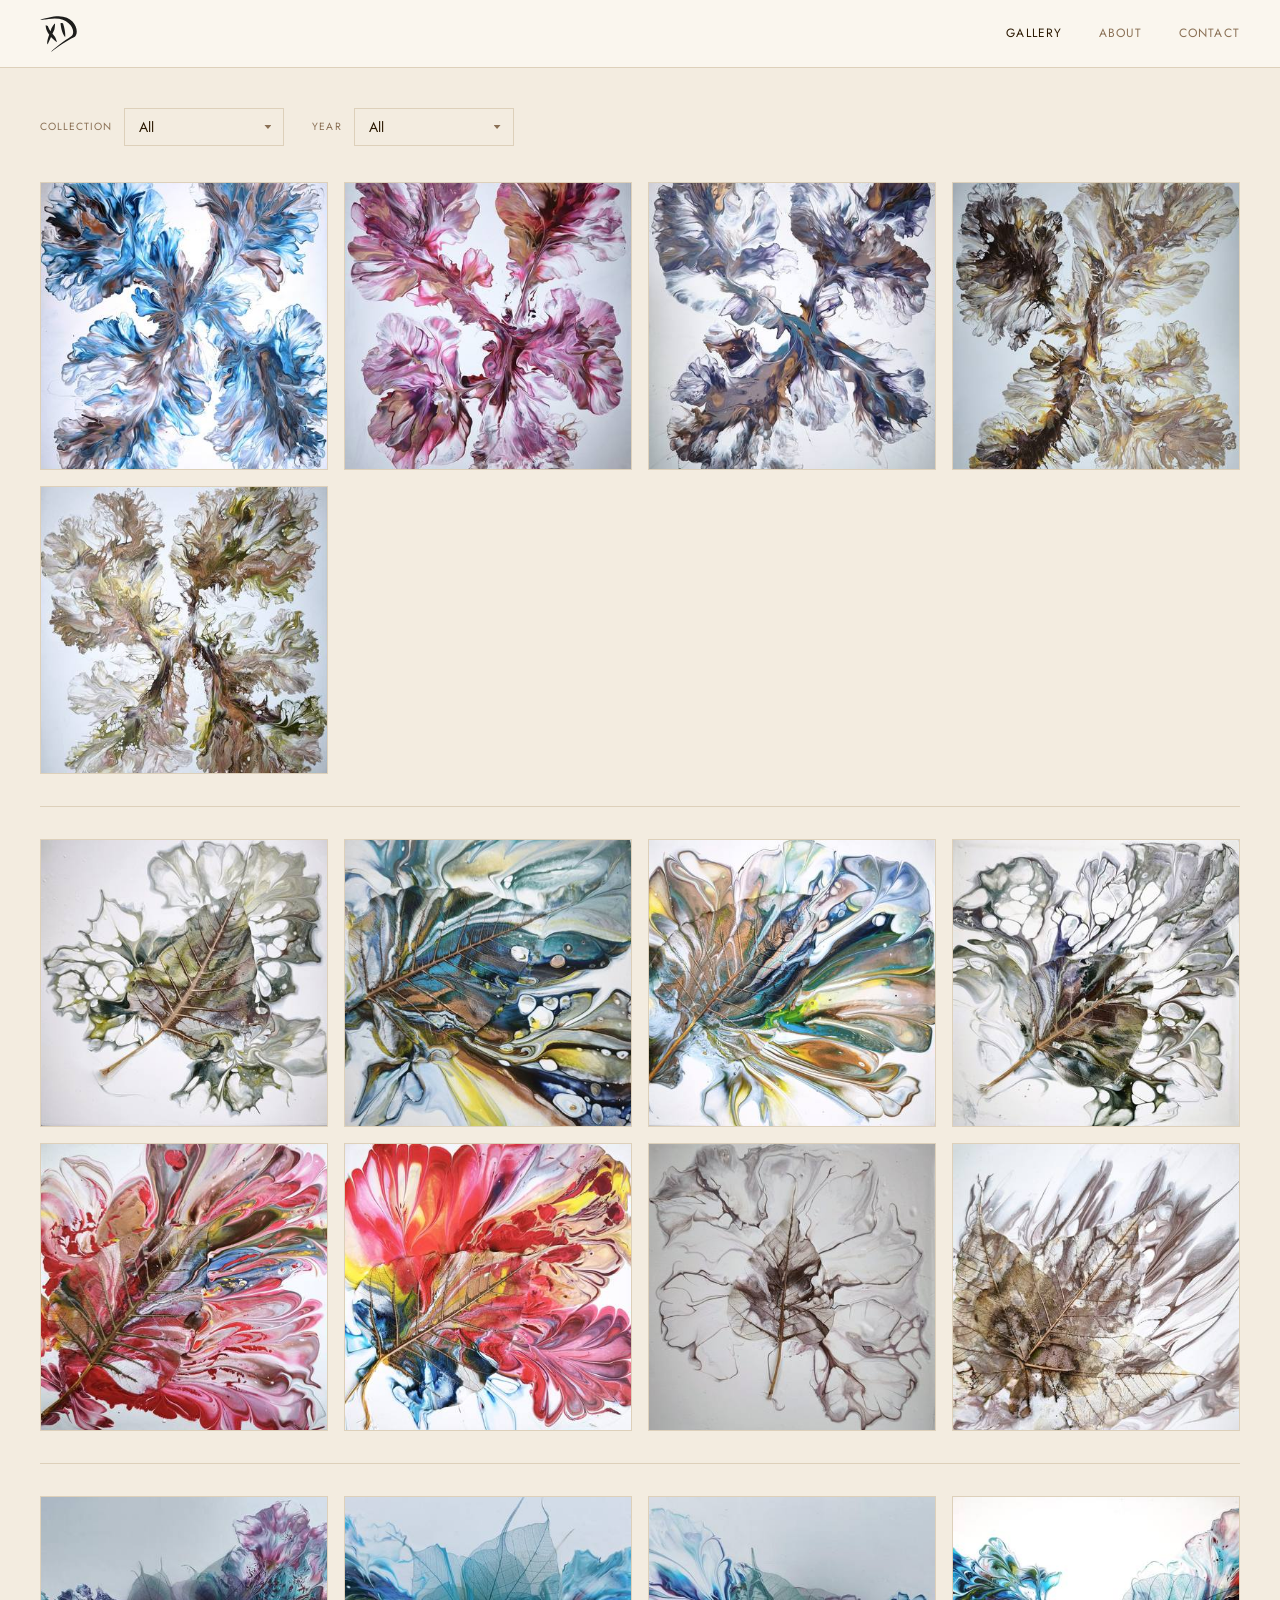
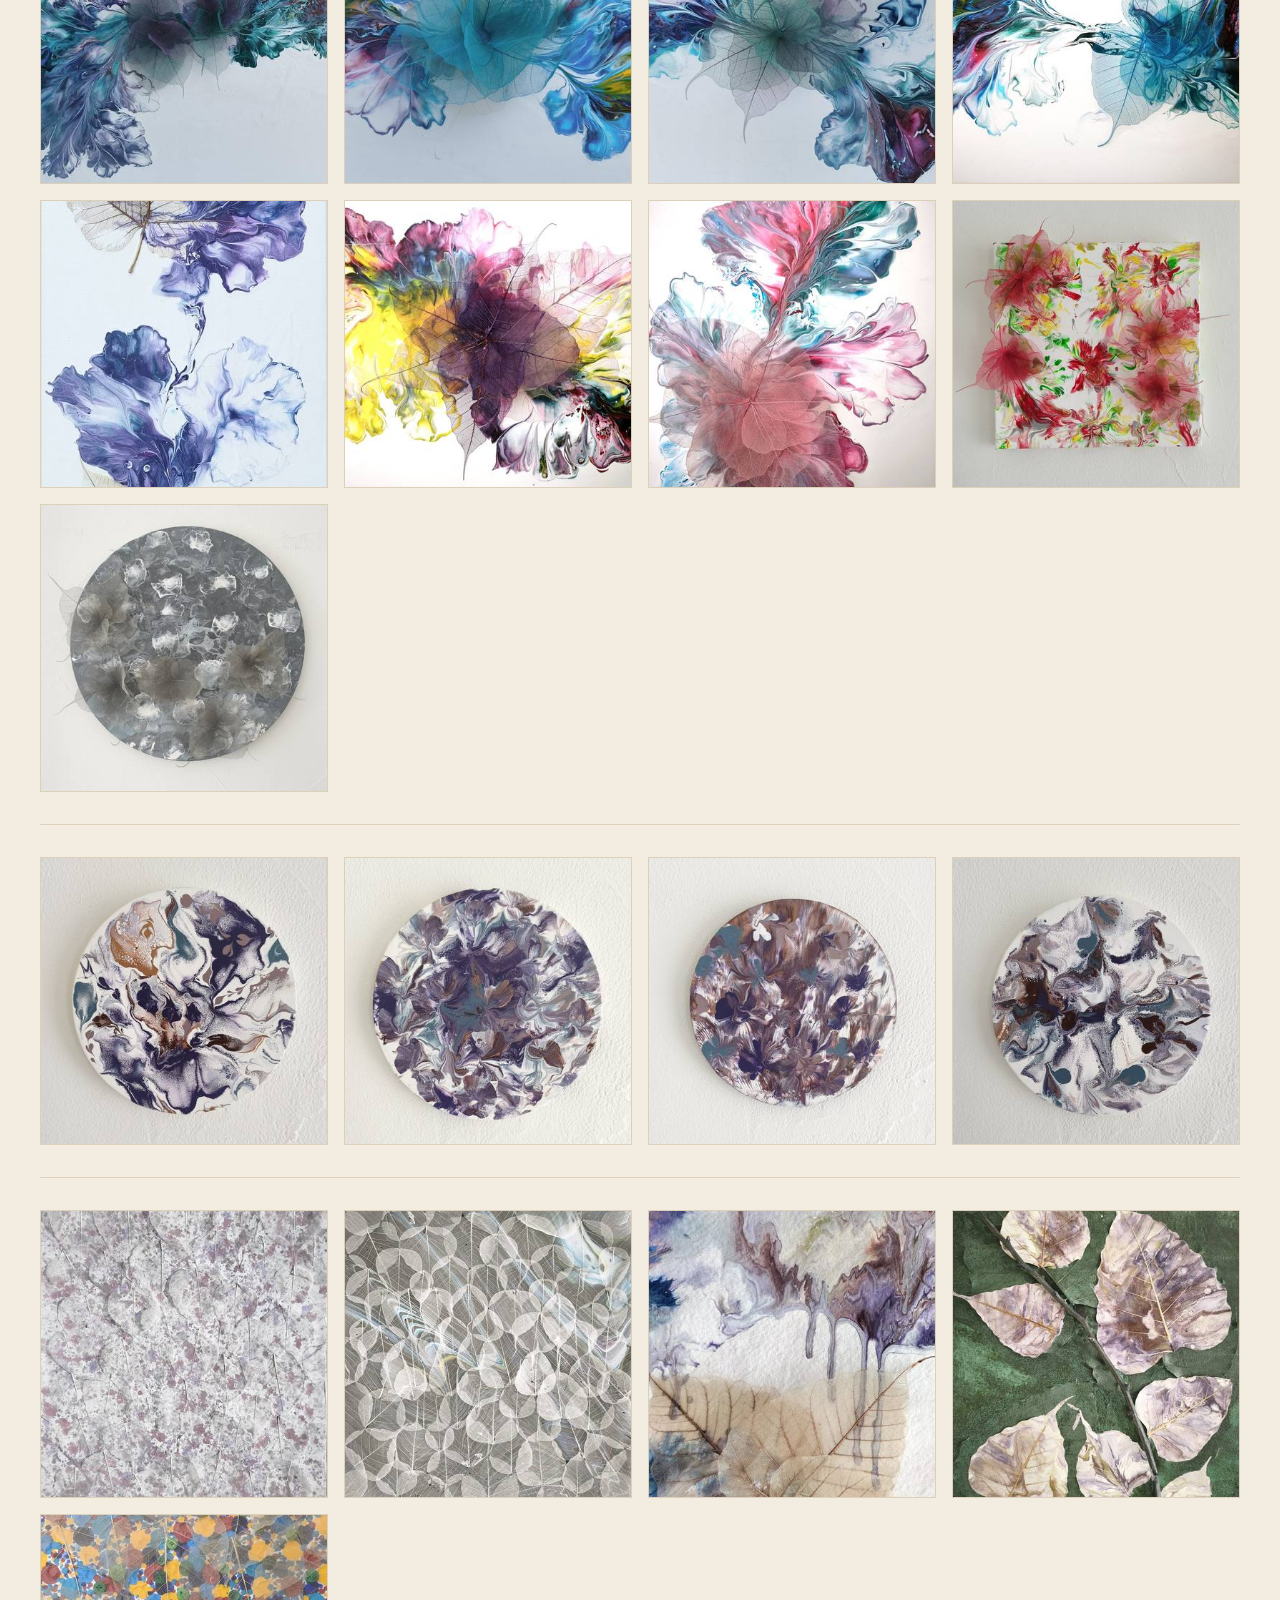
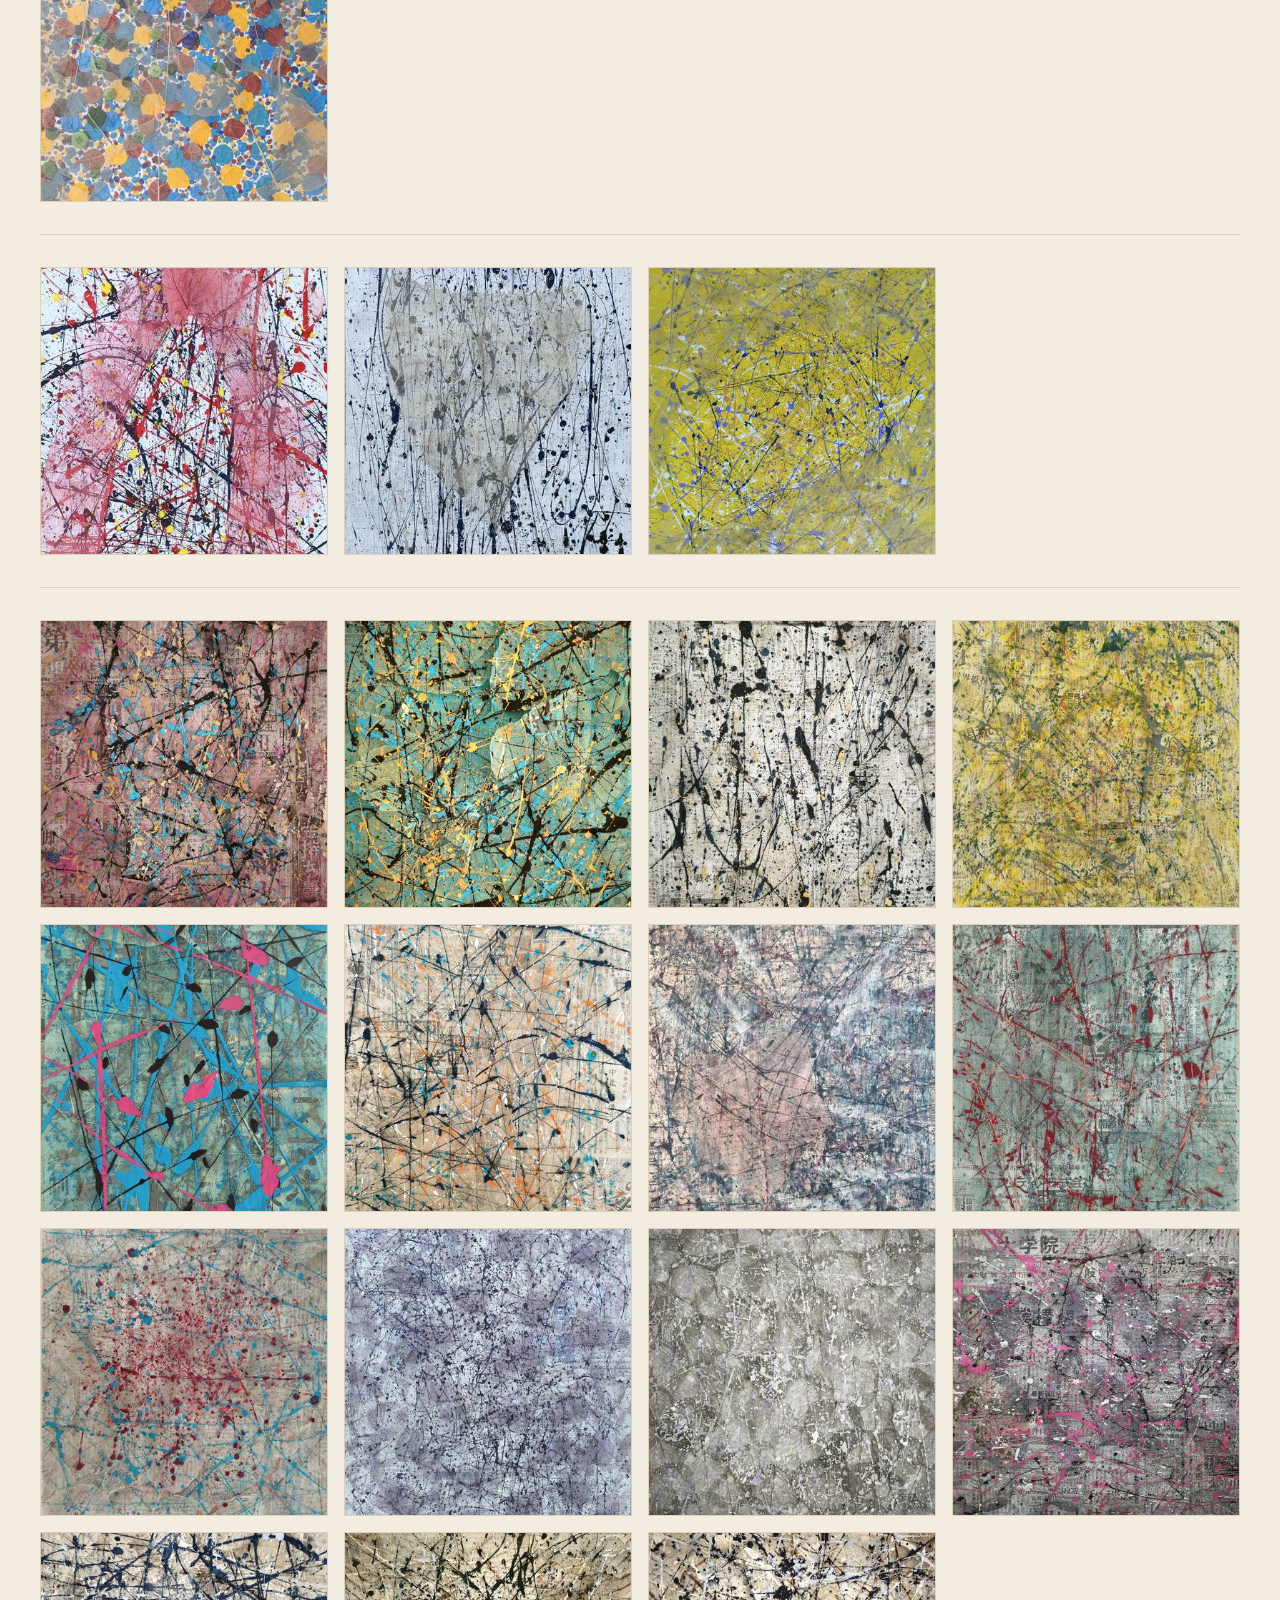
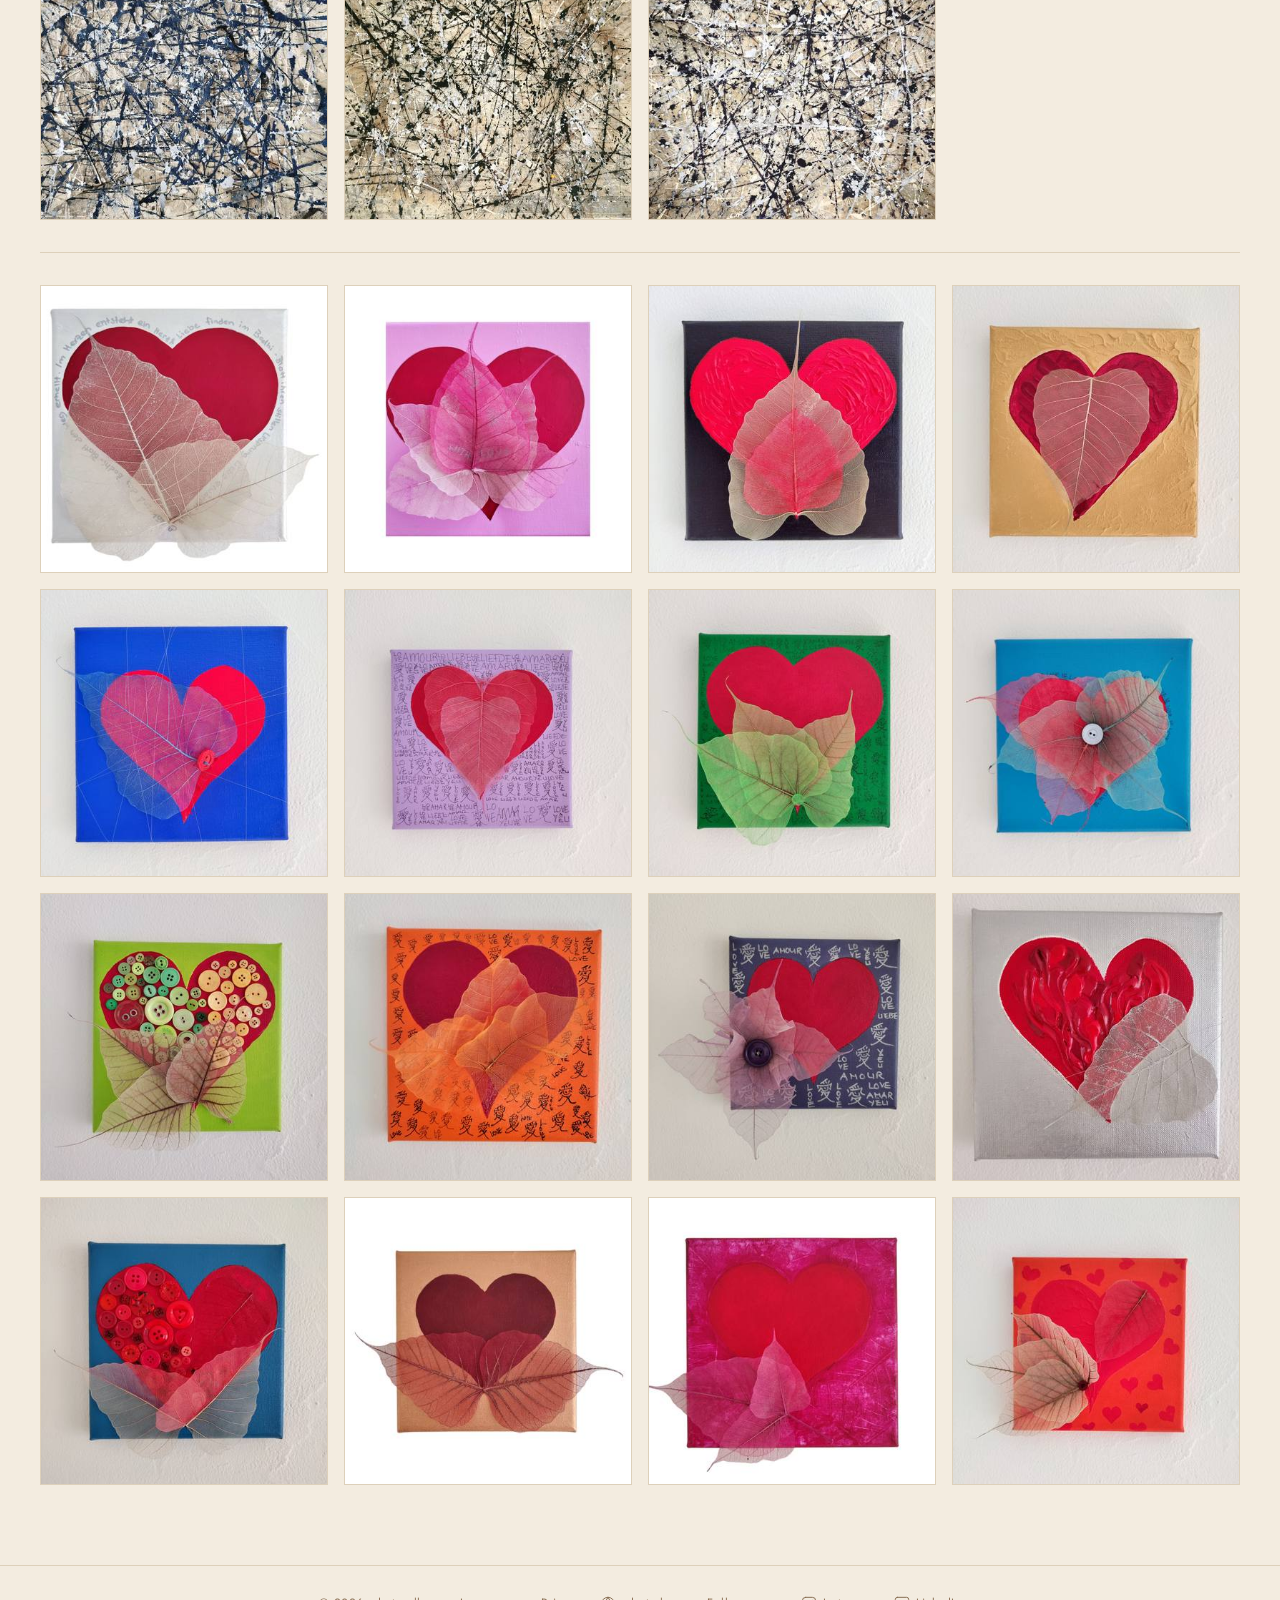
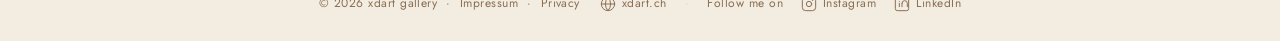
<file: index.html>
﻿<!DOCTYPE html>
<html lang="en">
<head>
  <meta charset="UTF-8" />
  <meta name="viewport" content="width=device-width, initial-scale=1.0" />
  <title>xdart gallery</title>
  <link rel="preconnect" href="https://fonts.googleapis.com" />
  <link rel="preconnect" href="https://fonts.gstatic.com" crossorigin />
  <link href="https://fonts.googleapis.com/css2?family=Cormorant+Garamond:ital,wght@0,400;0,600;1,400;1,600&family=Jost:wght@400;500&display=swap" rel="stylesheet" />
  <link rel="icon" href="images/logo.svg" type="image/svg+xml" />
  <link rel="stylesheet" href="css/main.css" />
  <link rel="stylesheet" href="css/gallery.css" />
</head>
<body>

  <header class="site-header">
    <div class="header-inner">
      <a href="/" class="site-name"><img src="images/logo.svg" alt="xdart gallery" /></a>
      <button class="nav-toggle" id="nav-toggle" aria-label="Toggle navigation">
        <span></span><span></span><span></span>
      </button>
      <nav class="site-nav" id="site-nav">
        <a href="/" class="active">Gallery</a>
        <a href="about">About</a>
        <a href="contact">Contact</a>
      </nav>
    </div>
  </header>

  <main>
    <div class="filter-bar" id="filter-bar"></div>
    <div class="masonry" id="masonry"></div>
  </main>

  <button class="scroll-top" id="scroll-top" aria-label="Back to top">
    <svg width="16" height="16" viewBox="0 0 16 16" fill="none" aria-hidden="true">
      <path d="M3 10L8 5L13 10" stroke="currentColor" stroke-width="1.5" stroke-linecap="round" stroke-linejoin="round"/>
    </svg>
  </button>

  <footer class="site-footer">
    <p>&copy; <span id="year"></span> xdart gallery &nbsp;·&nbsp; <a href="impressum">Impressum</a> &nbsp;·&nbsp; <a href="privacy">Privacy</a></p>
    <div class="footer-social">
      <a href="https://xdart.ch/" target="_blank" rel="noopener">
        <svg width="16" height="16" viewBox="0 0 24 24" fill="none" stroke="currentColor" stroke-width="1.5" stroke-linecap="round" stroke-linejoin="round"><circle cx="12" cy="12" r="10"/><path d="M2 12h20"/><path d="M12 2a15.3 15.3 0 0 1 4 10 15.3 15.3 0 0 1-4 10 15.3 15.3 0 0 1-4-10 15.3 15.3 0 0 1 4-10z"/></svg>
        xdart.ch
      </a>
      <span class="footer-divider">·</span>
      <span class="footer-follow">Follow me on</span>
      <a href="https://www.instagram.com/xdart.ch?utm_source=qr" target="_blank" rel="noopener">
        <svg width="16" height="16" viewBox="0 0 24 24" fill="none" stroke="currentColor" stroke-width="1.5" stroke-linecap="round" stroke-linejoin="round"><rect x="2" y="2" width="20" height="20" rx="5"/><circle cx="12" cy="12" r="4"/><circle cx="17.5" cy="6.5" r="1" fill="currentColor" stroke="none"/></svg>
        Instagram
      </a>
      <a href="https://www.linkedin.com/company/xdart/?viewAsMember=true" target="_blank" rel="noopener">
        <svg width="16" height="16" viewBox="0 0 24 24" fill="none" stroke="currentColor" stroke-width="1.5" stroke-linecap="round" stroke-linejoin="round"><rect x="2" y="2" width="20" height="20" rx="3"/><path d="M8 11v5"/><path d="M8 8v.01"/><path d="M12 16v-5"/><path d="M12 11a4 4 0 0 1 8 0v5"/></svg>
        LinkedIn
      </a>
    </div>
  </footer>

  <script src="js/main.js"></script>
  <script src="js/gallery.js"></script>
</body>
</html>
</file>
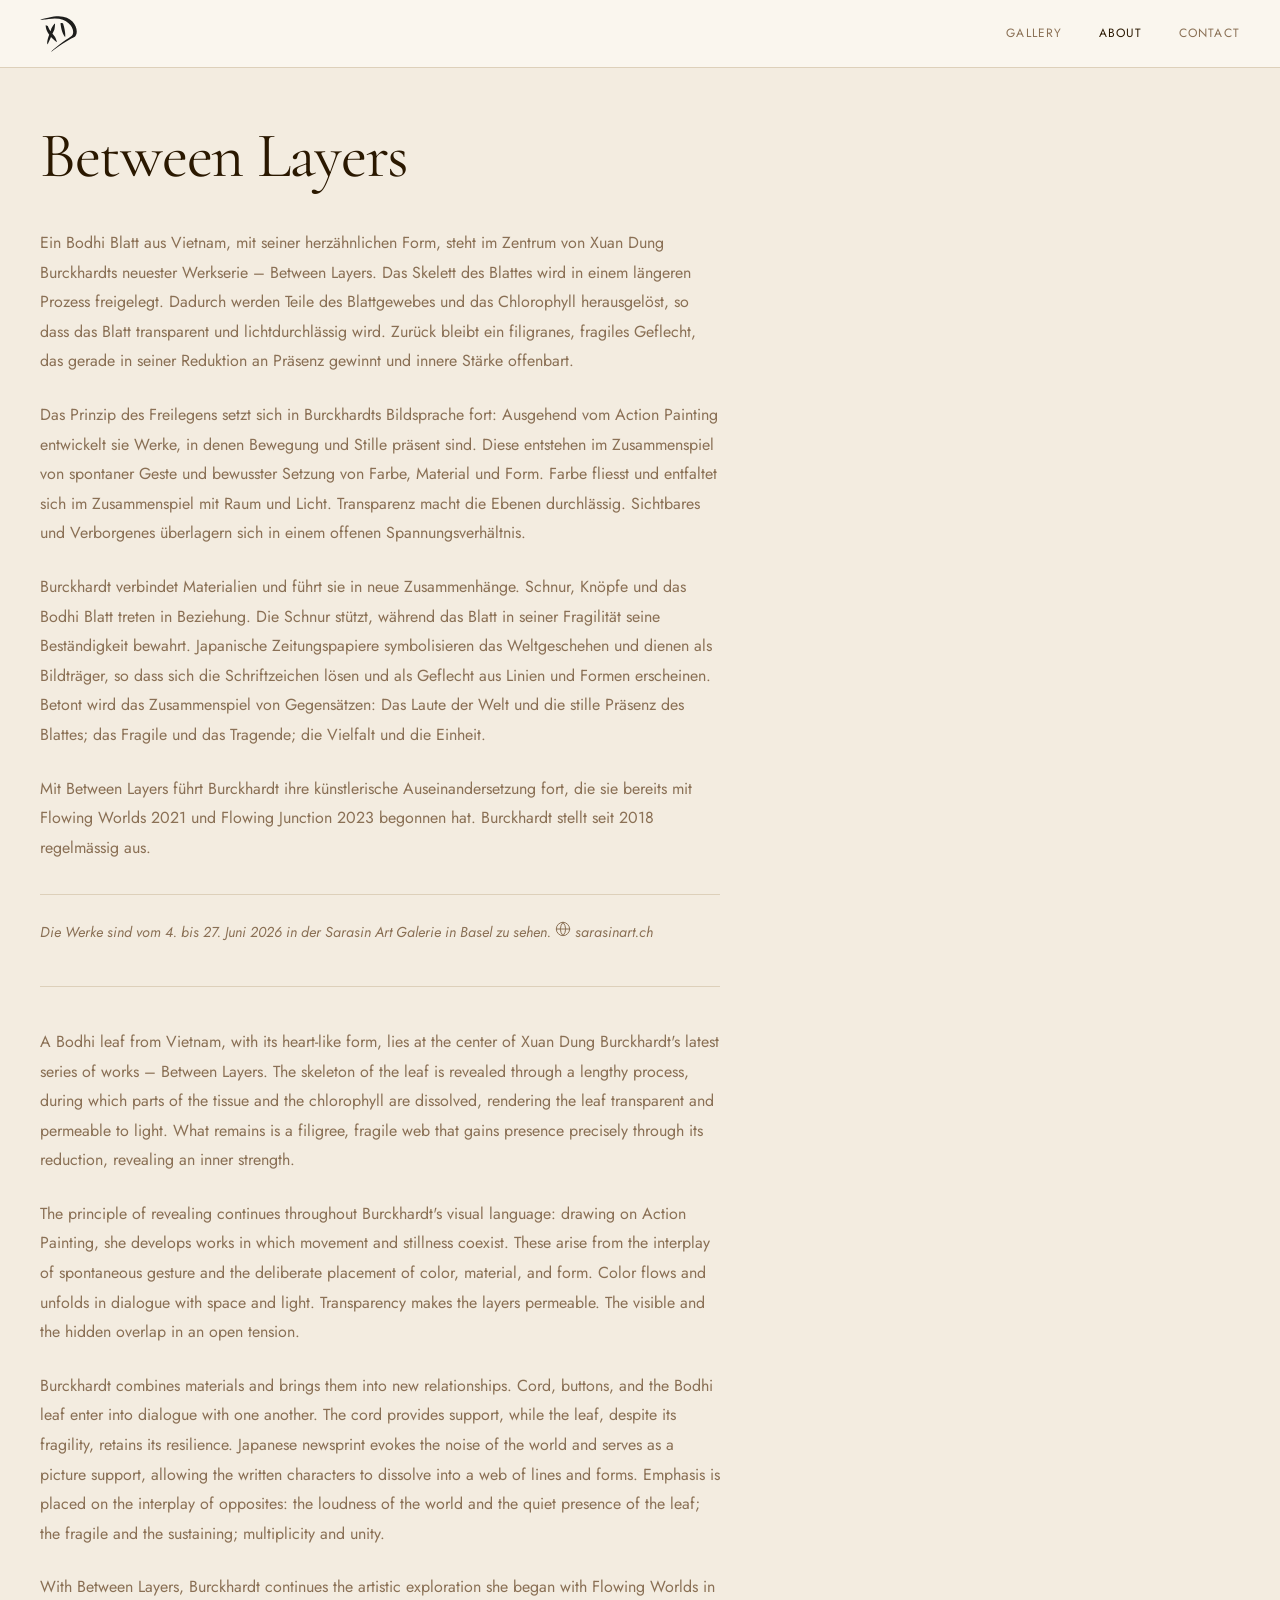
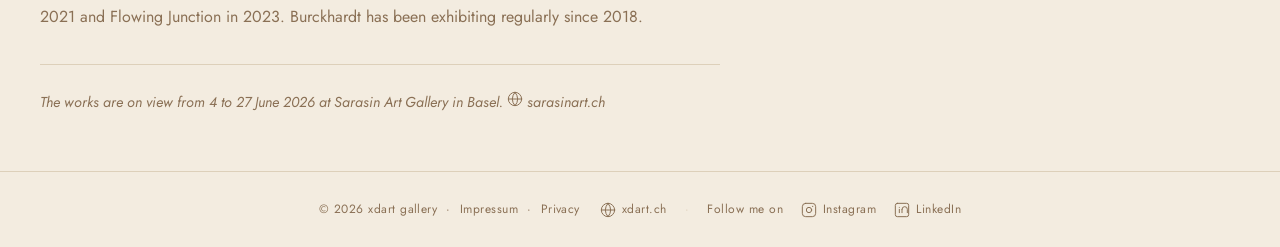
<file: about.html>
﻿<!DOCTYPE html>
<html lang="en">
<head>
  <meta charset="UTF-8" />
  <meta name="viewport" content="width=device-width, initial-scale=1.0" />
  <title>About — xdart gallery</title>
  <link rel="preconnect" href="https://fonts.googleapis.com" />
  <link rel="preconnect" href="https://fonts.gstatic.com" crossorigin />
  <link href="https://fonts.googleapis.com/css2?family=Cormorant+Garamond:ital,wght@0,400;0,600;1,400;1,600&family=Jost:wght@400;500&display=swap" rel="stylesheet" />
  <link rel="icon" href="images/logo.svg" type="image/svg+xml" />
  <link rel="stylesheet" href="css/main.css" />
  <style>
    .about-content { max-width: 680px; }
    .about-content h1 {
      font-family: 'Cormorant Garamond', serif;
      font-weight: 400;
      font-size: clamp(2.5rem, 5vw, 4rem);
      letter-spacing: -0.02em;
      line-height: 1;
      margin-bottom: 40px;
    }
    .about-content p {
      font-size: 1rem;
      line-height: 1.85;
      color: var(--text2);
      margin-bottom: 24px;
    }
    .about-content p:last-child { margin-bottom: 0; }
    .lang-divider {
      border: none;
      border-top: 1px solid var(--border);
      margin: 40px 0;
    }
    .about-content .exhibition-note {
      margin-top: 32px;
      padding-top: 24px;
      border-top: 1px solid var(--border);
      font-size: 0.9rem;
      font-style: italic;
    }
  </style>
</head>
<body>

  <header class="site-header">
    <div class="header-inner">
      <a href="/" class="site-name"><img src="images/logo.svg" alt="xdart gallery" /></a>
      <button class="nav-toggle" id="nav-toggle" aria-label="Toggle navigation">
        <span></span><span></span><span></span>
      </button>
      <nav class="site-nav" id="site-nav">
        <a href="/">Gallery</a>
        <a href="about" class="active">About</a>
        <a href="contact">Contact</a>
      </nav>
    </div>
  </header>

  <main>
    <div class="page-content">
      <div class="about-content">
        <h1>Between Layers</h1>

        <!-- German -->
        <p>
          Ein Bodhi Blatt aus Vietnam, mit seiner herzähnlichen Form, steht im Zentrum von Xuan
          Dung Burckhardts neuester Werkserie – Between Layers. Das Skelett des Blattes wird in
          einem längeren Prozess freigelegt. Dadurch werden Teile des Blattgewebes und das
          Chlorophyll herausgelöst, so dass das Blatt transparent und lichtdurchlässig wird. Zurück
          bleibt ein filigranes, fragiles Geflecht, das gerade in seiner Reduktion an Präsenz gewinnt und
          innere Stärke offenbart.
        </p>
        <p>
          Das Prinzip des Freilegens setzt sich in Burckhardts Bildsprache fort: Ausgehend vom Action
          Painting entwickelt sie Werke, in denen Bewegung und Stille präsent sind. Diese entstehen im
          Zusammenspiel von spontaner Geste und bewusster Setzung von Farbe, Material und Form.
          Farbe fliesst und entfaltet sich im Zusammenspiel mit Raum und Licht. Transparenz macht
          die Ebenen durchlässig. Sichtbares und Verborgenes überlagern sich in einem offenen
          Spannungsverhältnis.
        </p>
        <p>
          Burckhardt verbindet Materialien und führt sie in neue Zusammenhänge. Schnur, Knöpfe und
          das Bodhi Blatt treten in Beziehung. Die Schnur stützt, während das Blatt in seiner Fragilität
          seine Beständigkeit bewahrt. Japanische Zeitungspapiere symbolisieren das Weltgeschehen
          und dienen als Bildträger, so dass sich die Schriftzeichen lösen und als Geflecht aus Linien
          und Formen erscheinen. Betont wird das Zusammenspiel von Gegensätzen: Das Laute der
          Welt und die stille Präsenz des Blattes; das Fragile und das Tragende; die Vielfalt und die
          Einheit.
        </p>
        <p>
          Mit Between Layers führt Burckhardt ihre künstlerische Auseinandersetzung fort, die sie
          bereits mit Flowing Worlds 2021 und Flowing Junction 2023 begonnen hat. Burckhardt stellt
          seit 2018 regelmässig aus.
        </p>
        <p class="exhibition-note">
          Die Werke sind vom 4. bis 27. Juni 2026 in der Sarasin Art Galerie in Basel zu sehen.
          <a href="https://sarasinart.ch/exhibitions/between-layers-e0ea265e/?tab=e-n-tab-title-104085191" target="_blank" rel="noopener">
        <svg width="16" height="16" viewBox="0 0 24 24" fill="none" stroke="currentColor" stroke-width="1.5" stroke-linecap="round" stroke-linejoin="round"><circle cx="12" cy="12" r="10"/><path d="M2 12h20"/><path d="M12 2a15.3 15.3 0 0 1 4 10 15.3 15.3 0 0 1-4 10 15.3 15.3 0 0 1-4-10 15.3 15.3 0 0 1 4-10z"/></svg>
        sarasinart.ch
      </a>
        </p>

        <hr class="lang-divider" />

        <!-- English -->
        <p>
          A Bodhi leaf from Vietnam, with its heart-like form, lies at the center of Xuan Dung
          Burckhardt's latest series of works – Between Layers. The skeleton of the leaf is revealed
          through a lengthy process, during which parts of the tissue and the chlorophyll are dissolved,
          rendering the leaf transparent and permeable to light. What remains is a filigree, fragile web
          that gains presence precisely through its reduction, revealing an inner strength.
        </p>
        <p>
          The principle of revealing continues throughout Burckhardt's visual language: drawing on
          Action Painting, she develops works in which movement and stillness coexist. These arise
          from the interplay of spontaneous gesture and the deliberate placement of color, material, and
          form. Color flows and unfolds in dialogue with space and light. Transparency makes the
          layers permeable. The visible and the hidden overlap in an open tension.
        </p>
        <p>
          Burckhardt combines materials and brings them into new relationships. Cord, buttons, and the
          Bodhi leaf enter into dialogue with one another. The cord provides support, while the leaf,
          despite its fragility, retains its resilience. Japanese newsprint evokes the noise of the world
          and serves as a picture support, allowing the written characters to dissolve into a web of lines
          and forms. Emphasis is placed on the interplay of opposites: the loudness of the world and the
          quiet presence of the leaf; the fragile and the sustaining; multiplicity and unity.
        </p>
        <p>
          With Between Layers, Burckhardt continues the artistic exploration she began with Flowing
          Worlds in 2021 and Flowing Junction in 2023. Burckhardt has been exhibiting regularly since
          2018.
        </p>
        <p class="exhibition-note">
          The works are on view from 4 to 27 June 2026 at Sarasin Art Gallery in Basel.
          <a href="https://sarasinart.ch/exhibitions/between-layers-e0ea265e/?tab=e-n-tab-title-104085191" target="_blank" rel="noopener">
        <svg width="16" height="16" viewBox="0 0 24 24" fill="none" stroke="currentColor" stroke-width="1.5" stroke-linecap="round" stroke-linejoin="round"><circle cx="12" cy="12" r="10"/><path d="M2 12h20"/><path d="M12 2a15.3 15.3 0 0 1 4 10 15.3 15.3 0 0 1-4 10 15.3 15.3 0 0 1-4-10 15.3 15.3 0 0 1 4-10z"/></svg>
        sarasinart.ch
      </a>
        </p>

      </div>
    </div>
  </main>

  <button class="scroll-top" id="scroll-top" aria-label="Back to top">
    <svg width="16" height="16" viewBox="0 0 16 16" fill="none" aria-hidden="true">
      <path d="M3 10L8 5L13 10" stroke="currentColor" stroke-width="1.5" stroke-linecap="round" stroke-linejoin="round"/>
    </svg>
  </button>

  <footer class="site-footer">
    <p>&copy; <span id="year"></span> xdart gallery &nbsp;·&nbsp; <a href="impressum">Impressum</a> &nbsp;·&nbsp; <a href="privacy">Privacy</a></p>
    <div class="footer-social">
      <a href="https://xdart.ch/" target="_blank" rel="noopener">
        <svg width="16" height="16" viewBox="0 0 24 24" fill="none" stroke="currentColor" stroke-width="1.5" stroke-linecap="round" stroke-linejoin="round"><circle cx="12" cy="12" r="10"/><path d="M2 12h20"/><path d="M12 2a15.3 15.3 0 0 1 4 10 15.3 15.3 0 0 1-4 10 15.3 15.3 0 0 1-4-10 15.3 15.3 0 0 1 4-10z"/></svg>
        xdart.ch
      </a>
      <span class="footer-divider">·</span>
      <span class="footer-follow">Follow me on</span>
      <a href="https://www.instagram.com/xdart.ch?utm_source=qr" target="_blank" rel="noopener">
        <svg width="16" height="16" viewBox="0 0 24 24" fill="none" stroke="currentColor" stroke-width="1.5" stroke-linecap="round" stroke-linejoin="round"><rect x="2" y="2" width="20" height="20" rx="5"/><circle cx="12" cy="12" r="4"/><circle cx="17.5" cy="6.5" r="1" fill="currentColor" stroke="none"/></svg>
        Instagram
      </a>
      <a href="https://www.linkedin.com/company/xdart/?viewAsMember=true" target="_blank" rel="noopener">
        <svg width="16" height="16" viewBox="0 0 24 24" fill="none" stroke="currentColor" stroke-width="1.5" stroke-linecap="round" stroke-linejoin="round"><rect x="2" y="2" width="20" height="20" rx="3"/><path d="M8 11v5"/><path d="M8 8v.01"/><path d="M12 16v-5"/><path d="M12 11a4 4 0 0 1 8 0v5"/></svg>
        LinkedIn
      </a>
    </div>
  </footer>

  <script src="js/main.js"></script>
</body>
</html>
</file>
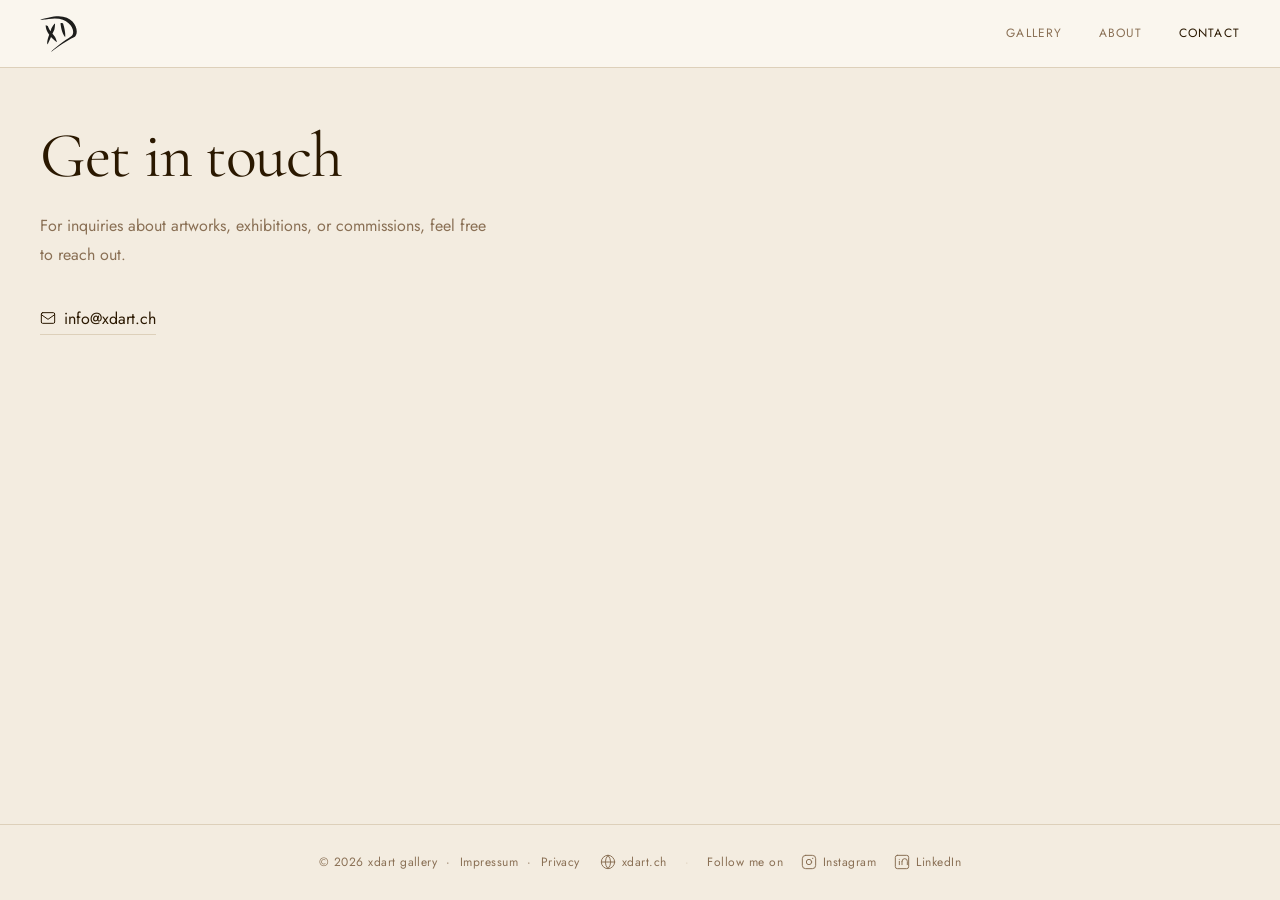
<file: contact.html>
﻿<!DOCTYPE html>
<html lang="en">
<head>
  <meta charset="UTF-8" />
  <meta name="viewport" content="width=device-width, initial-scale=1.0" />
  <title>Contact — xdart gallery</title>
  <link rel="preconnect" href="https://fonts.googleapis.com" />
  <link rel="preconnect" href="https://fonts.gstatic.com" crossorigin />
  <link href="https://fonts.googleapis.com/css2?family=Cormorant+Garamond:ital,wght@0,400;0,600;1,400;1,600&family=Jost:wght@400;500&display=swap" rel="stylesheet" />
  <link rel="icon" href="images/logo.svg" type="image/svg+xml" />
  <link rel="stylesheet" href="css/main.css" />
  <style>
    .contact-content { max-width: 460px; }
    .contact-content h1 {
      font-family: 'Cormorant Garamond', serif;
      font-weight: 400;
      font-size: clamp(2.5rem, 5vw, 4rem);
      letter-spacing: -0.02em;
      line-height: 1;
      margin-bottom: 24px;
    }
    .contact-content p {
      font-size: 1rem;
      line-height: 1.8;
      color: var(--text2);
      margin-bottom: 36px;
    }
    .contact-email {
      display: inline-flex;
      align-items: center;
      gap: 8px;
      font-family: 'Jost', sans-serif;
      font-size: 1rem;
      font-weight: 400;
      color: var(--text);
      border-bottom: 1px solid var(--border);
      padding-bottom: 3px;
      transition: border-color 0.2s, color 0.2s;
    }
    .contact-email:hover { color: var(--accent); border-color: var(--accent); }
  </style>
</head>
<body>

  <header class="site-header">
    <div class="header-inner">
      <a href="/" class="site-name"><img src="images/logo.svg" alt="xdart gallery" /></a>
      <button class="nav-toggle" id="nav-toggle" aria-label="Toggle navigation">
        <span></span><span></span><span></span>
      </button>
      <nav class="site-nav" id="site-nav">
        <a href="/">Gallery</a>
        <a href="about">About</a>
        <a href="contact" class="active">Contact</a>
      </nav>
    </div>
  </header>

  <main>
    <div class="page-content">
      <div class="contact-content">
        <h1>Get in touch</h1>
        <p>
          For inquiries about artworks, exhibitions, or commissions, feel free to reach out.
        </p>
        <a class="contact-email" href="mailto:info@xdart.ch">
          <svg width="16" height="16" viewBox="0 0 24 24" fill="none" stroke="currentColor" stroke-width="1.5" stroke-linecap="round" stroke-linejoin="round"><rect x="2" y="4" width="20" height="16" rx="2"/><path d="M2 7l10 7 10-7"/></svg>
          info@xdart.ch
        </a>
      </div>
    </div>
  </main>

  <button class="scroll-top" id="scroll-top" aria-label="Back to top">
    <svg width="16" height="16" viewBox="0 0 16 16" fill="none" aria-hidden="true">
      <path d="M3 10L8 5L13 10" stroke="currentColor" stroke-width="1.5" stroke-linecap="round" stroke-linejoin="round"/>
    </svg>
  </button>

  <footer class="site-footer">
    <p>&copy; <span id="year"></span> xdart gallery &nbsp;·&nbsp; <a href="impressum">Impressum</a> &nbsp;·&nbsp; <a href="privacy">Privacy</a></p>
    <div class="footer-social">
      <a href="https://xdart.ch/" target="_blank" rel="noopener">
        <svg width="16" height="16" viewBox="0 0 24 24" fill="none" stroke="currentColor" stroke-width="1.5" stroke-linecap="round" stroke-linejoin="round"><circle cx="12" cy="12" r="10"/><path d="M2 12h20"/><path d="M12 2a15.3 15.3 0 0 1 4 10 15.3 15.3 0 0 1-4 10 15.3 15.3 0 0 1-4-10 15.3 15.3 0 0 1 4-10z"/></svg>
        xdart.ch
      </a>
      <span class="footer-divider">·</span>
      <span class="footer-follow">Follow me on</span>
      <a href="https://www.instagram.com/xdart.ch?utm_source=qr" target="_blank" rel="noopener">
        <svg width="16" height="16" viewBox="0 0 24 24" fill="none" stroke="currentColor" stroke-width="1.5" stroke-linecap="round" stroke-linejoin="round"><rect x="2" y="2" width="20" height="20" rx="5"/><circle cx="12" cy="12" r="4"/><circle cx="17.5" cy="6.5" r="1" fill="currentColor" stroke="none"/></svg>
        Instagram
      </a>
      <a href="https://www.linkedin.com/company/xdart/?viewAsMember=true" target="_blank" rel="noopener">
        <svg width="16" height="16" viewBox="0 0 24 24" fill="none" stroke="currentColor" stroke-width="1.5" stroke-linecap="round" stroke-linejoin="round"><rect x="2" y="2" width="20" height="20" rx="3"/><path d="M8 11v5"/><path d="M8 8v.01"/><path d="M12 16v-5"/><path d="M12 11a4 4 0 0 1 8 0v5"/></svg>
        LinkedIn
      </a>
    </div>
  </footer>

  <script src="js/main.js"></script>
</body>
</html>
</file>
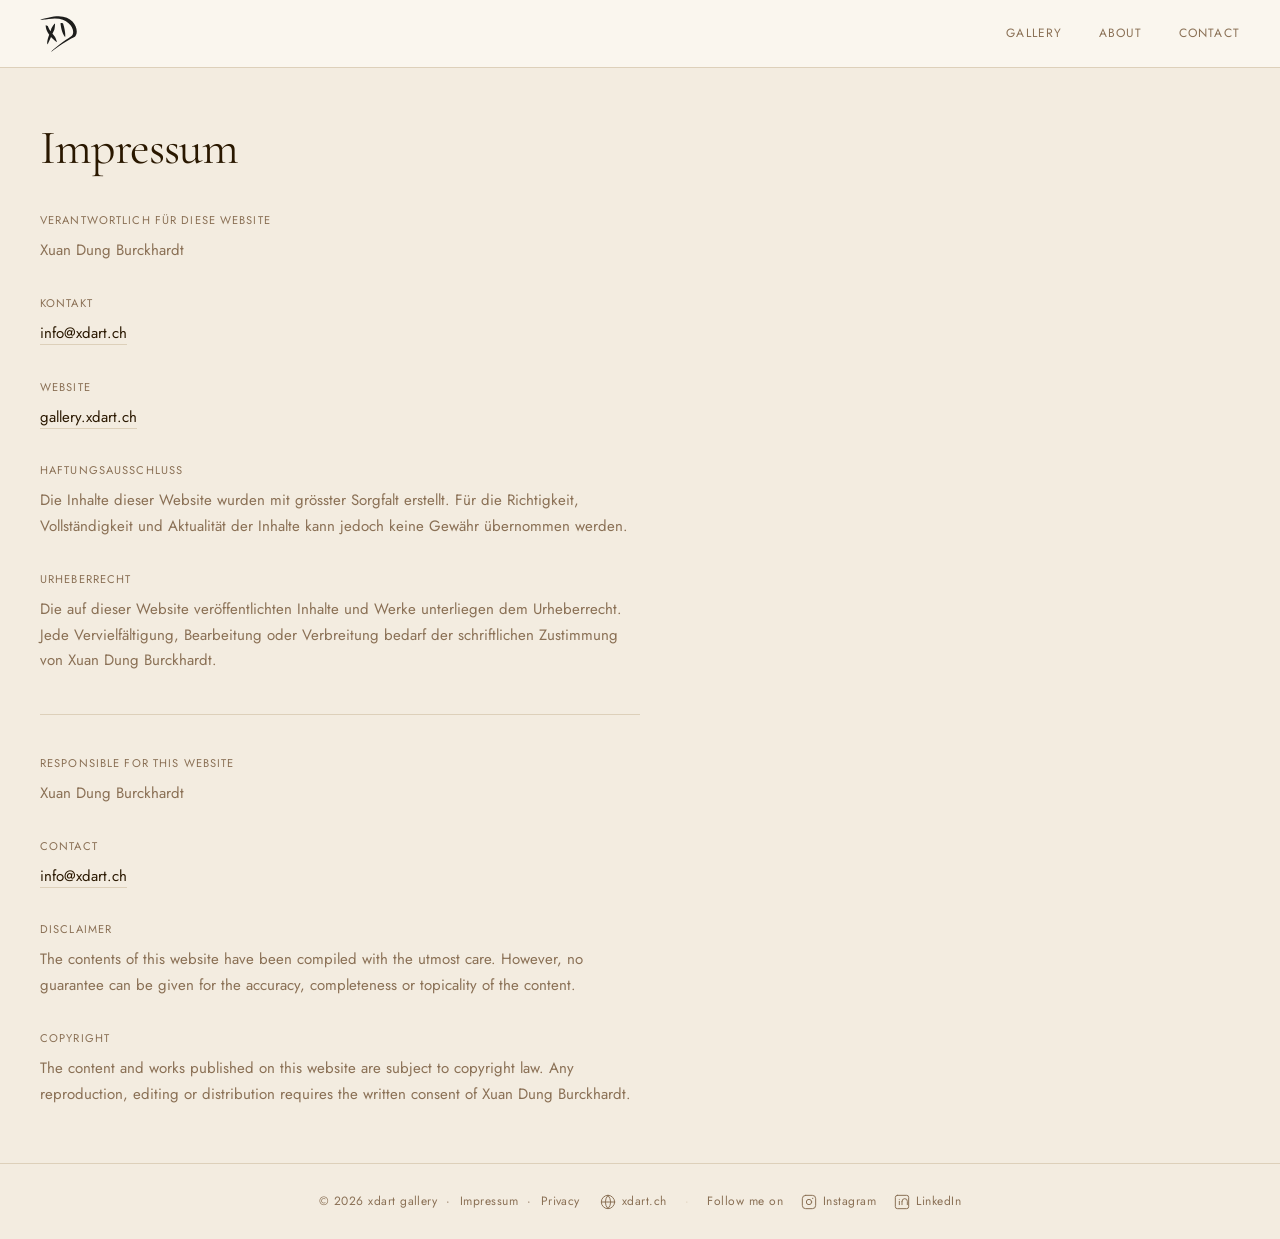
<file: impressum.html>
﻿<!DOCTYPE html>
<html lang="en">
<head>
  <meta charset="UTF-8" />
  <meta name="viewport" content="width=device-width, initial-scale=1.0" />
  <title>Impressum — xdart gallery</title>
  <link rel="preconnect" href="https://fonts.googleapis.com" />
  <link rel="preconnect" href="https://fonts.gstatic.com" crossorigin />
  <link href="https://fonts.googleapis.com/css2?family=Cormorant+Garamond:ital,wght@0,400;0,600;1,400;1,600&family=Jost:wght@400;500&display=swap" rel="stylesheet" />
  <link rel="icon" href="images/logo.svg" type="image/svg+xml" />
  <link rel="stylesheet" href="css/main.css" />
  <style>
    .legal-content { max-width: 600px; }
    .legal-content h1 {
      font-family: 'Cormorant Garamond', serif;
      font-weight: 400;
      font-size: clamp(2rem, 4vw, 3rem);
      letter-spacing: -0.02em;
      line-height: 1;
      margin-bottom: 40px;
    }
    .legal-content h2 {
      font-family: 'Jost', sans-serif;
      font-size: 0.7rem;
      font-weight: 400;
      letter-spacing: 0.1em;
      text-transform: uppercase;
      color: var(--text2);
      margin: 32px 0 8px;
    }
    .legal-content h2:first-of-type { margin-top: 0; }
    .legal-content p, .legal-content a {
      font-size: 0.9375rem;
      line-height: 1.7;
      color: var(--text2);
    }
    .legal-content a {
      color: var(--text);
      border-bottom: 1px solid var(--border);
      transition: border-color 0.2s, color 0.2s;
    }
    .legal-content a:hover { color: var(--accent); border-color: var(--accent); }
    .lang-divider {
      border: none;
      border-top: 1px solid var(--border);
      margin: 40px 0;
    }
  </style>
</head>
<body>

  <header class="site-header">
    <div class="header-inner">
      <a href="/" class="site-name"><img src="images/logo.svg" alt="xdart gallery" /></a>
      <button class="nav-toggle" id="nav-toggle" aria-label="Toggle navigation">
        <span></span><span></span><span></span>
      </button>
      <nav class="site-nav" id="site-nav">
        <a href="/">Gallery</a>
        <a href="about">About</a>
        <a href="contact">Contact</a>
      </nav>
    </div>
  </header>

  <main>
    <div class="page-content">
      <div class="legal-content">
        <h1>Impressum</h1>

        <h2>Verantwortlich für diese Website</h2>
        <p>Xuan Dung Burckhardt</p>

        <h2>Kontakt</h2>
        <p><a href="mailto:info@xdart.ch">info@xdart.ch</a></p>

        <h2>Website</h2>
        <p><a href="https://gallery.xdart.ch">gallery.xdart.ch</a></p>

        <h2>Haftungsausschluss</h2>
        <p>Die Inhalte dieser Website wurden mit grösster Sorgfalt erstellt. Für die Richtigkeit, Vollständigkeit und Aktualität der Inhalte kann jedoch keine Gewähr übernommen werden.</p>

        <h2>Urheberrecht</h2>
        <p>Die auf dieser Website veröffentlichten Inhalte und Werke unterliegen dem Urheberrecht. Jede Vervielfältigung, Bearbeitung oder Verbreitung bedarf der schriftlichen Zustimmung von Xuan Dung Burckhardt.</p>

        <hr class="lang-divider" />

        <h2>Responsible for this website</h2>
        <p>Xuan Dung Burckhardt</p>

        <h2>Contact</h2>
        <p><a href="mailto:info@xdart.ch">info@xdart.ch</a></p>

        <h2>Disclaimer</h2>
        <p>The contents of this website have been compiled with the utmost care. However, no guarantee can be given for the accuracy, completeness or topicality of the content.</p>

        <h2>Copyright</h2>
        <p>The content and works published on this website are subject to copyright law. Any reproduction, editing or distribution requires the written consent of Xuan Dung Burckhardt.</p>

      </div>
    </div>
  </main>

  <button class="scroll-top" id="scroll-top" aria-label="Back to top">
    <svg width="16" height="16" viewBox="0 0 16 16" fill="none" aria-hidden="true">
      <path d="M3 10L8 5L13 10" stroke="currentColor" stroke-width="1.5" stroke-linecap="round" stroke-linejoin="round"/>
    </svg>
  </button>

  <footer class="site-footer">
    <p>&copy; <span id="year"></span> xdart gallery &nbsp;·&nbsp; <a href="impressum">Impressum</a> &nbsp;·&nbsp; <a href="privacy">Privacy</a></p>
    <div class="footer-social">
      <a href="https://xdart.ch/" target="_blank" rel="noopener">
        <svg width="16" height="16" viewBox="0 0 24 24" fill="none" stroke="currentColor" stroke-width="1.5" stroke-linecap="round" stroke-linejoin="round"><circle cx="12" cy="12" r="10"/><path d="M2 12h20"/><path d="M12 2a15.3 15.3 0 0 1 4 10 15.3 15.3 0 0 1-4 10 15.3 15.3 0 0 1-4-10 15.3 15.3 0 0 1 4-10z"/></svg>
        xdart.ch
      </a>
      <span class="footer-divider">·</span>
      <span class="footer-follow">Follow me on</span>
      <a href="https://www.instagram.com/xdart.ch?utm_source=qr" target="_blank" rel="noopener">
        <svg width="16" height="16" viewBox="0 0 24 24" fill="none" stroke="currentColor" stroke-width="1.5" stroke-linecap="round" stroke-linejoin="round"><rect x="2" y="2" width="20" height="20" rx="5"/><circle cx="12" cy="12" r="4"/><circle cx="17.5" cy="6.5" r="1" fill="currentColor" stroke="none"/></svg>
        Instagram
      </a>
      <a href="https://www.linkedin.com/company/xdart/?viewAsMember=true" target="_blank" rel="noopener">
        <svg width="16" height="16" viewBox="0 0 24 24" fill="none" stroke="currentColor" stroke-width="1.5" stroke-linecap="round" stroke-linejoin="round"><rect x="2" y="2" width="20" height="20" rx="3"/><path d="M8 11v5"/><path d="M8 8v.01"/><path d="M12 16v-5"/><path d="M12 11a4 4 0 0 1 8 0v5"/></svg>
        LinkedIn
      </a>
    </div>
  </footer>

  <script src="js/main.js"></script>
</body>
</html>
</file>
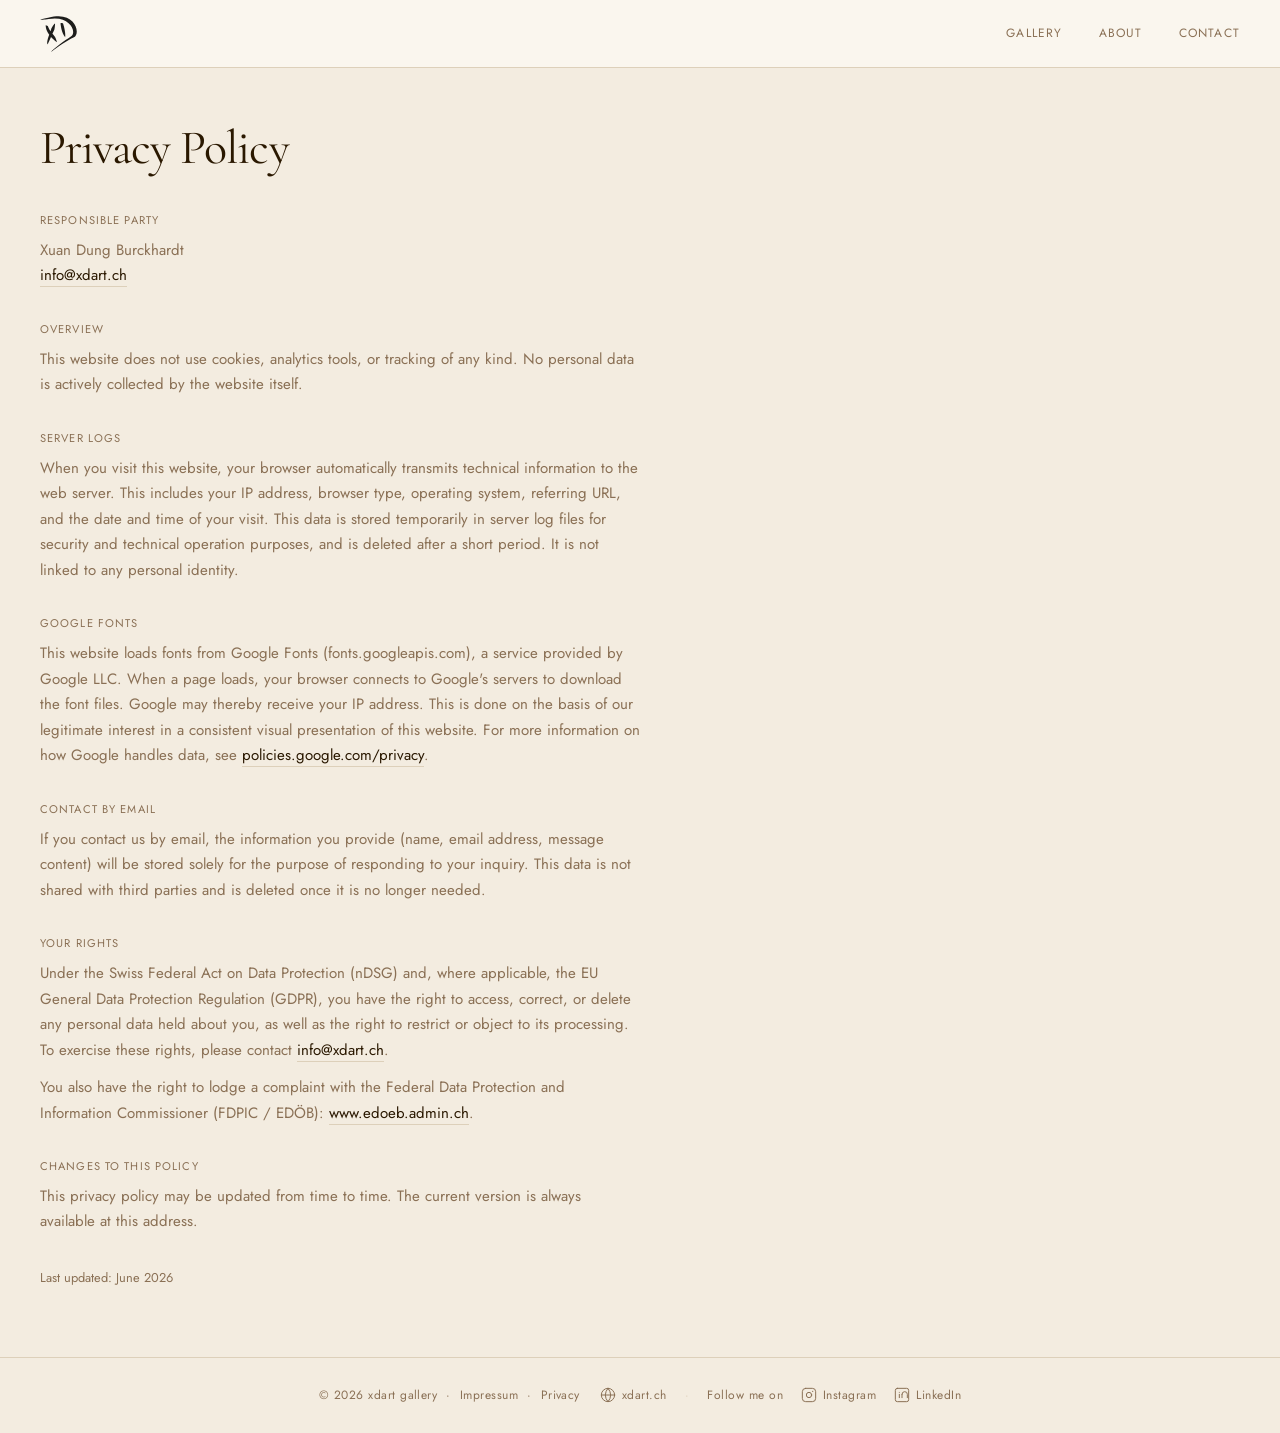
<file: privacy.html>
﻿<!DOCTYPE html>
<html lang="en">
<head>
  <meta charset="UTF-8" />
  <meta name="viewport" content="width=device-width, initial-scale=1.0" />
  <title>Privacy Policy — xdart gallery</title>
  <link rel="preconnect" href="https://fonts.googleapis.com" />
  <link rel="preconnect" href="https://fonts.gstatic.com" crossorigin />
  <link href="https://fonts.googleapis.com/css2?family=Cormorant+Garamond:ital,wght@0,400;0,600;1,400;1,600&family=Jost:wght@400;500&display=swap" rel="stylesheet" />
  <link rel="icon" href="images/logo.svg" type="image/svg+xml" />
  <link rel="stylesheet" href="css/main.css" />
  <style>
    .legal-content { max-width: 600px; }
    .legal-content h1 {
      font-family: 'Cormorant Garamond', serif;
      font-weight: 400;
      font-size: clamp(2rem, 4vw, 3rem);
      letter-spacing: -0.02em;
      line-height: 1;
      margin-bottom: 40px;
    }
    .legal-content h2 {
      font-family: 'Jost', sans-serif;
      font-size: 0.7rem;
      font-weight: 400;
      letter-spacing: 0.1em;
      text-transform: uppercase;
      color: var(--text2);
      margin: 32px 0 8px;
    }
    .legal-content h2:first-of-type { margin-top: 0; }
    .legal-content p {
      font-size: 0.9375rem;
      line-height: 1.7;
      color: var(--text2);
      margin-bottom: 12px;
    }
    .legal-content a {
      color: var(--text);
      border-bottom: 1px solid var(--border);
      transition: border-color 0.2s, color 0.2s;
    }
    .legal-content a:hover { color: var(--accent); border-color: var(--accent); }
  </style>
</head>
<body>

  <header class="site-header">
    <div class="header-inner">
      <a href="/" class="site-name"><img src="images/logo.svg" alt="xdart gallery" /></a>
      <button class="nav-toggle" id="nav-toggle" aria-label="Toggle navigation">
        <span></span><span></span><span></span>
      </button>
      <nav class="site-nav" id="site-nav">
        <a href="/">Gallery</a>
        <a href="about">About</a>
        <a href="contact">Contact</a>
      </nav>
    </div>
  </header>

  <main>
    <div class="page-content">
      <div class="legal-content">
        <h1>Privacy Policy</h1>

        <h2>Responsible party</h2>
        <p>Xuan Dung Burckhardt<br>
        <a href="mailto:info@xdart.ch">info@xdart.ch</a></p>

        <h2>Overview</h2>
        <p>This website does not use cookies, analytics tools, or tracking of any kind. No personal data is actively collected by the website itself.</p>

        <h2>Server logs</h2>
        <p>When you visit this website, your browser automatically transmits technical information to the web server. This includes your IP address, browser type, operating system, referring URL, and the date and time of your visit. This data is stored temporarily in server log files for security and technical operation purposes, and is deleted after a short period. It is not linked to any personal identity.</p>

        <h2>Google Fonts</h2>
        <p>This website loads fonts from Google Fonts (fonts.googleapis.com), a service provided by Google LLC. When a page loads, your browser connects to Google's servers to download the font files. Google may thereby receive your IP address. This is done on the basis of our legitimate interest in a consistent visual presentation of this website. For more information on how Google handles data, see <a href="https://policies.google.com/privacy" target="_blank" rel="noopener">policies.google.com/privacy</a>.</p>

        <h2>Contact by email</h2>
        <p>If you contact us by email, the information you provide (name, email address, message content) will be stored solely for the purpose of responding to your inquiry. This data is not shared with third parties and is deleted once it is no longer needed.</p>

        <h2>Your rights</h2>
        <p>Under the Swiss Federal Act on Data Protection (nDSG) and, where applicable, the EU General Data Protection Regulation (GDPR), you have the right to access, correct, or delete any personal data held about you, as well as the right to restrict or object to its processing. To exercise these rights, please contact <a href="mailto:info@xdart.ch">info@xdart.ch</a>.</p>
        <p>You also have the right to lodge a complaint with the Federal Data Protection and Information Commissioner (FDPIC / EDÖB): <a href="https://www.edoeb.admin.ch" target="_blank" rel="noopener">www.edoeb.admin.ch</a>.</p>

        <h2>Changes to this policy</h2>
        <p>This privacy policy may be updated from time to time. The current version is always available at this address.</p>

        <p style="margin-top:32px; font-size:0.8rem;">Last updated: June 2026</p>

      </div>
    </div>
  </main>

  <button class="scroll-top" id="scroll-top" aria-label="Back to top">
    <svg width="16" height="16" viewBox="0 0 16 16" fill="none" aria-hidden="true">
      <path d="M3 10L8 5L13 10" stroke="currentColor" stroke-width="1.5" stroke-linecap="round" stroke-linejoin="round"/>
    </svg>
  </button>

  <footer class="site-footer">
    <p>&copy; <span id="year"></span> xdart gallery &nbsp;·&nbsp; <a href="impressum">Impressum</a> &nbsp;·&nbsp; <a href="privacy">Privacy</a></p>
    <div class="footer-social">
      <a href="https://xdart.ch/" target="_blank" rel="noopener">
        <svg width="16" height="16" viewBox="0 0 24 24" fill="none" stroke="currentColor" stroke-width="1.5" stroke-linecap="round" stroke-linejoin="round"><circle cx="12" cy="12" r="10"/><path d="M2 12h20"/><path d="M12 2a15.3 15.3 0 0 1 4 10 15.3 15.3 0 0 1-4 10 15.3 15.3 0 0 1-4-10 15.3 15.3 0 0 1 4-10z"/></svg>
        xdart.ch
      </a>
      <span class="footer-divider">·</span>
      <span class="footer-follow">Follow me on</span>
      <a href="https://www.instagram.com/xdart.ch?utm_source=qr" target="_blank" rel="noopener">
        <svg width="16" height="16" viewBox="0 0 24 24" fill="none" stroke="currentColor" stroke-width="1.5" stroke-linecap="round" stroke-linejoin="round"><rect x="2" y="2" width="20" height="20" rx="5"/><circle cx="12" cy="12" r="4"/><circle cx="17.5" cy="6.5" r="1" fill="currentColor" stroke="none"/></svg>
        Instagram
      </a>
      <a href="https://www.linkedin.com/company/xdart/?viewAsMember=true" target="_blank" rel="noopener">
        <svg width="16" height="16" viewBox="0 0 24 24" fill="none" stroke="currentColor" stroke-width="1.5" stroke-linecap="round" stroke-linejoin="round"><rect x="2" y="2" width="20" height="20" rx="3"/><path d="M8 11v5"/><path d="M8 8v.01"/><path d="M12 16v-5"/><path d="M12 11a4 4 0 0 1 8 0v5"/></svg>
        LinkedIn
      </a>
    </div>
  </footer>

  <script src="js/main.js"></script>
</body>
</html>
</file>
<file: css/main.css>
/* ── Variables ── */
:root {
  --bg:      #F3ECE0;
  --surface: #FAF6EE;
  --text:    #2A1800;
  --text2:   #8A7055;
  --accent:  #A8803C;
  --border:  #DDD0BA;
  --max-width: 1400px;
  --header-height: 68px;
}

/* ── Reset ── */
*, *::before, *::after { box-sizing: border-box; margin: 0; padding: 0; }
html { font-size: 16px; -webkit-text-size-adjust: 100%; }
body {
  background: var(--bg);
  color: var(--text);
  font-family: 'Jost', sans-serif;
  font-weight: 400;
  line-height: 1.6;
  min-height: 100vh;
  display: flex;
  flex-direction: column;
}
img { display: block; max-width: 100%; }
a { color: inherit; text-decoration: none; }
button { font: inherit; cursor: pointer; border: none; background: none; }

/* ── Header ── */
.site-header {
  position: sticky;
  top: 0;
  z-index: 100;
  background: var(--surface);
  border-bottom: 1px solid var(--border);
  height: var(--header-height);
}
.header-inner {
  max-width: var(--max-width);
  margin: 0 auto;
  padding: 0 40px;
  height: 100%;
  display: flex;
  align-items: center;
  justify-content: space-between;
}
.site-name {
  display: flex;
  align-items: center;
  flex-shrink: 0;
}
.site-name img {
  height: 36px;
  width: auto;
  display: block;
}
.site-nav {
  display: flex;
  gap: 36px;
  align-items: center;
}
.site-nav a {
  font-family: 'Jost', sans-serif;
  font-size: 0.75rem;
  font-weight: 400;
  letter-spacing: 0.1em;
  text-transform: uppercase;
  color: var(--text2);
  transition: color 0.2s;
}
.site-nav a:hover,
.site-nav a.active { color: var(--text); }

/* Mobile nav */
.nav-toggle {
  display: none;
  flex-direction: column;
  gap: 5px;
  padding: 4px;
}
.nav-toggle span {
  display: block;
  width: 22px;
  height: 1.5px;
  background: var(--text);
  transition: transform 0.2s, opacity 0.2s;
}
.nav-toggle.open span:nth-child(1) { transform: translateY(6.5px) rotate(45deg); }
.nav-toggle.open span:nth-child(2) { opacity: 0; }
.nav-toggle.open span:nth-child(3) { transform: translateY(-6.5px) rotate(-45deg); }

@media (max-width: 640px) {
  .header-inner { padding: 0 20px; }
  .nav-toggle { display: flex; }
  .site-nav {
    display: none;
    position: absolute;
    top: var(--header-height);
    left: 0;
    right: 0;
    background: var(--surface);
    border-bottom: 1px solid var(--border);
    flex-direction: column;
    align-items: flex-start;
    gap: 0;
    padding: 8px 0;
  }
  .site-nav.open { display: flex; }
  .site-nav a { padding: 12px 20px; width: 100%; }
}

/* ── Main / Footer ── */
main { flex: 1; }
.site-footer {
  border-top: 1px solid var(--border);
  padding: 28px 40px;
  display: flex;
  flex-wrap: wrap;
  align-items: center;
  justify-content: center;
  gap: 14px 20px;
  font-size: 0.75rem;
  color: var(--text2);
  letter-spacing: 0.04em;
}
.footer-social {
  display: flex;
  align-items: center;
  gap: 18px;
}
.footer-follow {
  font-size: 0.75rem;
  color: var(--text2);
  letter-spacing: 0.04em;
}
.footer-divider {
  color: var(--border);
  font-size: 0.75rem;
  user-select: none;
}
.footer-social a {
  display: flex;
  align-items: center;
  gap: 6px;
  font-size: 0.75rem;
  letter-spacing: 0.04em;
  color: var(--text2);
  transition: color 0.2s;
}
.footer-social a:hover { color: var(--text); }

/* ── Footer links ── */
.site-footer a {
  color: var(--text2);
  transition: color 0.2s;
}
.site-footer a:hover { color: var(--text); }

/* ── Back to top ── */
.scroll-top {
  position: fixed;
  bottom: 32px;
  right: 32px;
  width: 44px;
  height: 44px;
  background: var(--text);
  color: var(--surface);
  display: flex;
  align-items: center;
  justify-content: center;
  cursor: pointer;
  opacity: 0;
  pointer-events: none;
  transition: opacity 0.3s, background 0.2s;
  z-index: 50;
  border: none;
}
.scroll-top.visible { opacity: 1; pointer-events: all; }
.scroll-top:hover   { background: var(--accent); }

/* ── Page wrapper (About, Contact) ── */
.page-content {
  max-width: var(--max-width);
  margin: 0 auto;
  padding: 56px 40px;
}
@media (max-width: 640px) {
  .page-content { padding: 40px 20px; }
  .site-footer {
    flex-direction: column;
    align-items: center;
    gap: 14px;
    padding: 24px 20px;
    text-align: center;
  }
  .footer-social {
    flex-wrap: wrap;
    justify-content: center;
    gap: 10px 16px;
  }
  .footer-follow,
  .footer-divider { display: none; }
}
</file>
<file: css/gallery.css>
/* ── Filter Bar ── */
.filter-bar {
  max-width: var(--max-width);
  margin: 0 auto;
  padding: 40px 40px 36px;
  display: flex;
  align-items: center;
  gap: 28px;
  flex-wrap: wrap;
}

.filter-select-group {
  display: flex;
  align-items: center;
  gap: 12px;
}

.filter-label {
  font-family: 'Jost', sans-serif;
  font-size: 0.65rem;
  letter-spacing: 0.1em;
  text-transform: uppercase;
  color: var(--text2);
  white-space: nowrap;
}

.select-wrap { position: relative; }
.select-wrap::after {
  content: '';
  position: absolute;
  right: 13px;
  top: 50%;
  transform: translateY(-50%);
  width: 7px;
  height: 4px;
  clip-path: polygon(0 0, 100% 0, 50% 100%);
  background: var(--text2);
  pointer-events: none;
  transition: background 0.2s;
}
.select-wrap:focus-within::after { background: var(--text); }

.filter-select {
  appearance: none;
  -webkit-appearance: none;
  background: transparent;
  border: 1px solid var(--border);
  border-radius: 0;
  padding: 8px 38px 8px 14px;
  font-family: 'Jost', sans-serif;
  font-size: 0.875rem;
  font-weight: 400;
  color: var(--text);
  cursor: pointer;
  outline: none;
  transition: border-color 0.2s;
  min-width: 160px;
}
.filter-select:hover { border-color: var(--text2); }
.filter-select:focus { border-color: var(--accent); }

/* ── Gallery container ── */
.masonry {
  max-width: var(--max-width);
  margin: 0 auto;
  padding: 0 40px 80px;
}

/* ── Group grid ── */
.artwork-group {
  display: grid;
  grid-template-columns: repeat(4, 1fr);
  gap: 16px;
}
@media (max-width: 1199px) { .artwork-group { grid-template-columns: repeat(3, 1fr); } }
@media (max-width: 767px)  { .artwork-group { grid-template-columns: repeat(2, 1fr); } }
@media (max-width: 479px)  { .artwork-group { grid-template-columns: 1fr; gap: 10px; } }

.artwork-group.hidden { display: none; }

/* ── Group separator ── */
.group-sep {
  height: 1px;
  background: var(--border);
  margin: 32px 0;
}
.group-sep.hidden { display: none; }

/* ── Square artwork tile ── */
.masonry-item {
  aspect-ratio: 1;
  position: relative;
  overflow: hidden;
  cursor: pointer;
  border: 1px solid var(--border);
  background: var(--border);
}
.masonry-item img {
  width: 100%;
  height: 100%;
  object-fit: cover;
  display: block;
  opacity: 0;
  transition: opacity 0.35s ease, transform 0.45s ease;
}
.masonry-item img.loaded { opacity: 1; }
.masonry-item:hover img.loaded { transform: scale(1.04); }

.masonry-overlay {
  position: absolute;
  bottom: 0; left: 0; right: 0;
  padding: 36px 14px 14px;
  background: linear-gradient(transparent, rgba(20,10,0,0.58));
  opacity: 0;
  transition: opacity 0.3s;
  pointer-events: none;
}
.masonry-item:hover .masonry-overlay { opacity: 1; }
.masonry-overlay .ov-collection {
  color: #F5EFE4;
  font-family: 'Cormorant Garamond', serif;
  font-size: 1rem;
  font-weight: 400;
  display: block;
}
.masonry-overlay .ov-year {
  color: rgba(245,239,228,0.7);
  font-size: 0.75rem;
  display: block;
  margin-top: 2px;
  letter-spacing: 0.04em;
}

.masonry-item.hidden { display: none; }

@media (max-width: 480px) {
  .filter-bar  { padding: 28px 20px 24px; gap: 20px; }
  .filter-select { min-width: 130px; }
  .masonry     { padding: 0 20px 56px; }
  .group-sep   { margin: 24px 0; }
}
</file>
